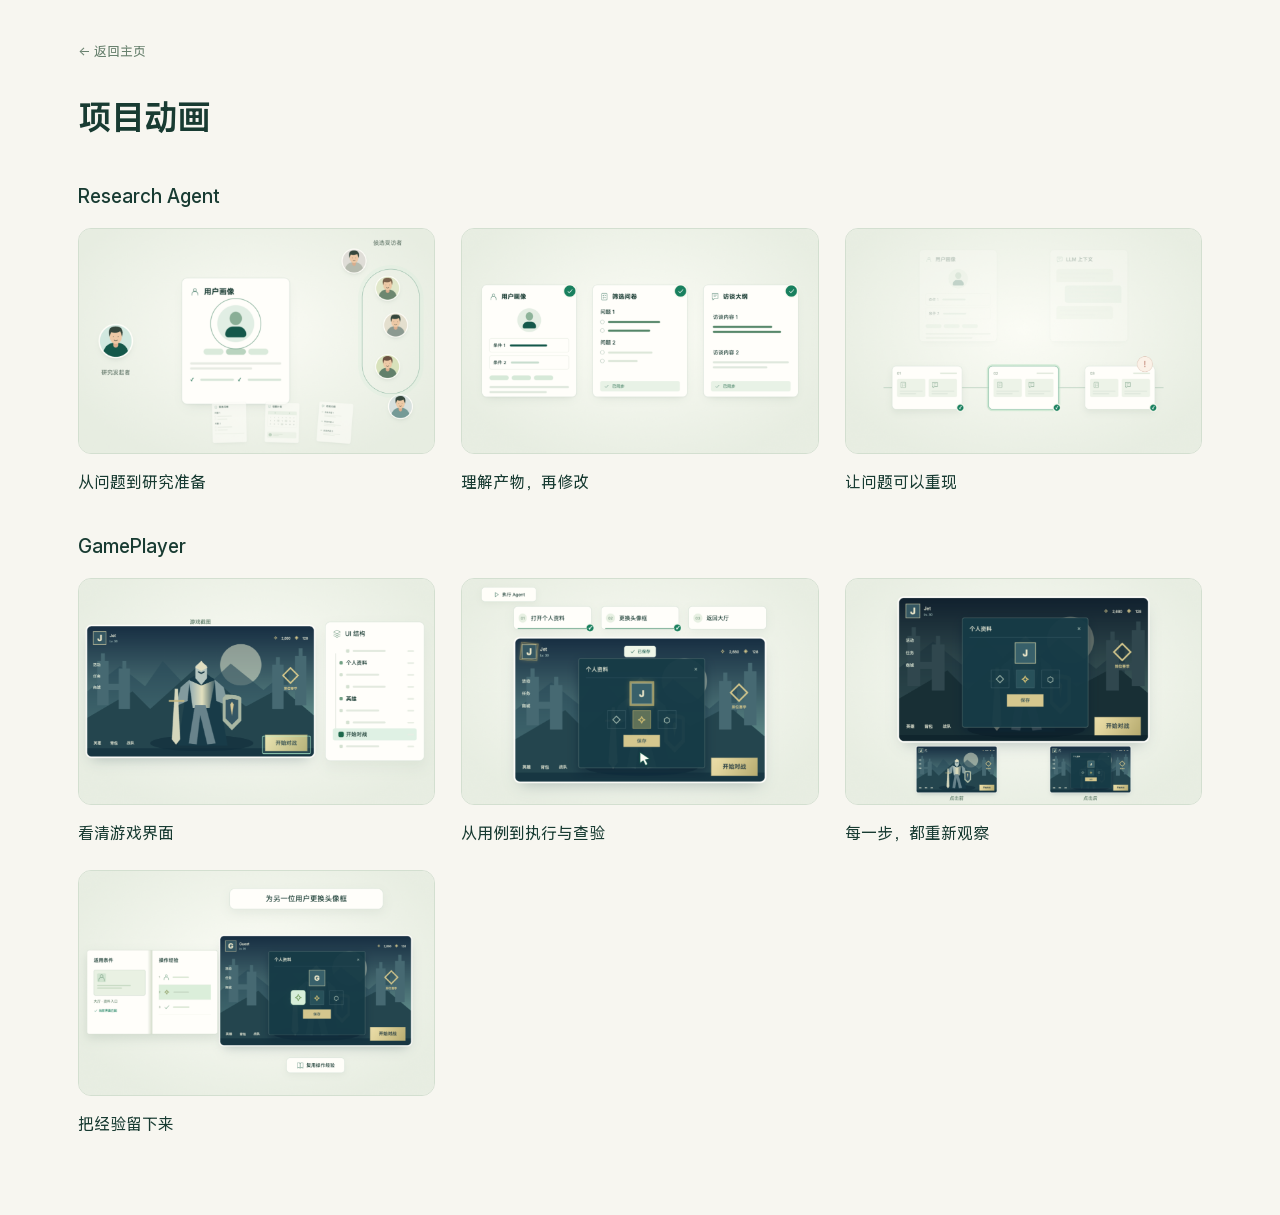
<file: assets/project-films/index.html>
<!doctype html><html lang="zh-CN"><head><meta charset="utf-8"><meta name="viewport" content="width=device-width,initial-scale=1"><title>项目动画</title><link rel="stylesheet" href="../../assets/reference/fonts.css"><link rel="stylesheet" href="films.css"><style>.library{max-width:1180px;margin:0 auto;padding:40px 28px 80px}.back{font-size:13px;color:#68816e}.library h1{font-size:34px;font-weight:600;letter-spacing:-1px;margin:35px 0 45px}.library h2{font-size:19px;font-weight:500;margin:42px 0 20px}.film-grid{display:grid;grid-template-columns:repeat(3,minmax(0,1fr));gap:26px}.film-card img{width:100%;aspect-ratio:1200/760;object-fit:cover;border-radius:13px;border:1px solid #d3dfd0;transition:transform .25s}.film-card:hover img{transform:translateY(-4px)}.film-card span{display:block;font-size:16px;margin-top:13px}.film-card{min-width:0}@media(max-width:700px){.library{padding:24px 18px 50px}.library h1{font-size:28px;margin-bottom:30px}.film-grid{grid-template-columns:1fr;gap:24px}.film-card span{font-size:16px}}@media(prefers-reduced-motion:reduce){.film-card img{transition:none}}</style><script type="module">import{films}from'./catalog.mjs';for(const project of ['Research Agent','GamePlayer']){const section=document.createElement('section');const h=document.createElement('h2');h.textContent=project;section.append(h);const grid=document.createElement('div');grid.className='film-grid';for(const f of films.filter(f=>f.project===project)){const a=document.createElement('a');a.className='film-card';a.href=f.url||`player.html?film=${f.id}&autoplay=1`;a.innerHTML=`<img src="thumbnails/${f.id}.png" alt="${f.name}动画画面"><span>${f.name}</span>`;grid.append(a)}section.append(grid);document.querySelector('.library').append(section)}</script></head><body><main class="library"><a class="back" href="../../index.html#work">← 返回主页</a><h1>项目动画</h1></main></body></html>
</file>
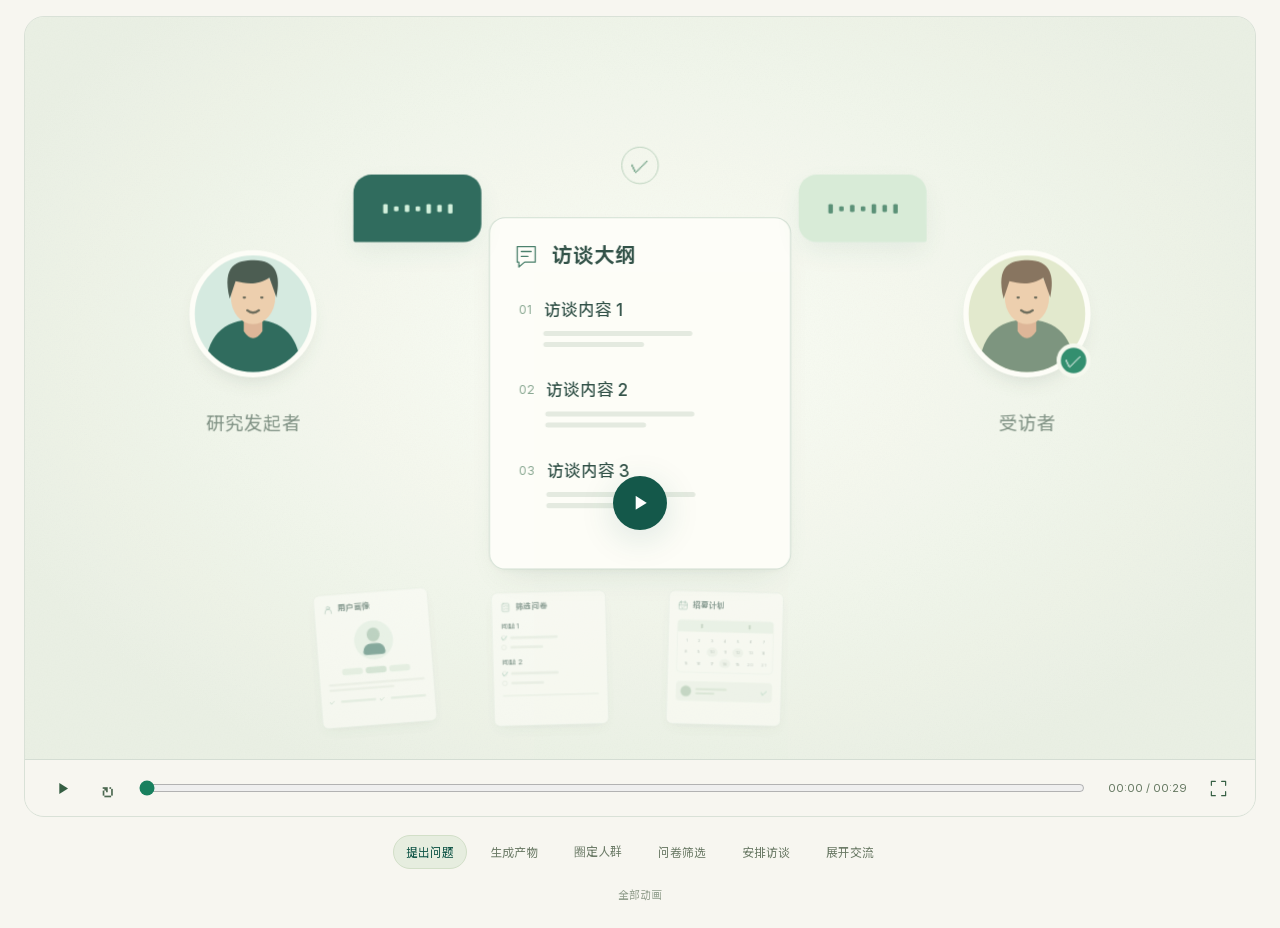
<file: assets/research-film/index.html>
<!doctype html><html lang="zh-CN"><head><meta charset="utf-8"><meta name="viewport" content="width=device-width,initial-scale=1"><title>Research Agent · 动画预览</title><link rel="stylesheet" href="../../assets/reference/fonts.css"><link rel="stylesheet" href="film.css"><script defer src="vendor/motion.js"></script><script type="module" src="film.mjs?v=films-final"></script></head><body><main><section class="film-shell" aria-label="Research Agent 动画样片"><div class="film" tabindex="0" role="region" aria-label="研究准备动画，空格键播放或暂停"><div class="ambient"></div><div class="stage">
<div class="orbit orbit-one"></div><div class="orbit orbit-two"></div>
<div class="question"><span>用户为什么不再购买了？</span><span class="send-mark">↗</span></div><div class="seed"><i></i><i></i><i></i></div>
<div class="human client originator"><div class="portrait"><svg viewBox="0 0 100 100" aria-hidden="true"><path class="shirt" d="M9 101c0-31 15-46 41-46s41 15 41 46"/><path class="neck" d="M42 48h16v17c-5 8-11 8-16 0z"/><ellipse class="face" cx="50" cy="36" rx="19" ry="23"/><path class="hair" d="M30 37c-7-29 6-33 21-33 19 0 23 13 19 32l-6-17c-11 7-20 5-29 3z"/><path class="features" d="M42 36h1m14 0h1M45 47q5 4 10 0"/></svg></div><span class="human-check">✓</span></div><div class="role-label client-label">研究发起者</div>
<div class="audience"><div class="human candidate candidate-0 "><div class="portrait"><svg viewBox="0 0 100 100" aria-hidden="true"><path class="shirt" d="M9 101c0-31 15-46 41-46s41 15 41 46"/><path class="neck" d="M42 48h16v17c-5 8-11 8-16 0z"/><ellipse class="face" cx="50" cy="36" rx="19" ry="23"/><path class="hair" d="M30 37c-7-29 6-33 21-33 19 0 23 13 19 32l-6-17c-11 7-20 5-29 3z"/><path class="features" d="M42 36h1m14 0h1M45 47q5 4 10 0"/></svg></div><span class="human-check">✓</span></div><div class="human candidate candidate-1 "><div class="portrait"><svg viewBox="0 0 100 100" aria-hidden="true"><path class="shirt" d="M9 101c0-31 15-46 41-46s41 15 41 46"/><path class="neck" d="M42 48h16v17c-5 8-11 8-16 0z"/><ellipse class="face" cx="50" cy="36" rx="19" ry="23"/><path class="hair" d="M30 37c-7-29 6-33 21-33 19 0 23 13 19 32l-6-17c-11 7-20 5-29 3z"/><path class="features" d="M42 36h1m14 0h1M45 47q5 4 10 0"/></svg></div><span class="human-check">✓</span></div><div class="human candidate candidate-2 "><div class="portrait"><svg viewBox="0 0 100 100" aria-hidden="true"><path class="shirt" d="M9 101c0-31 15-46 41-46s41 15 41 46"/><path class="neck" d="M42 48h16v17c-5 8-11 8-16 0z"/><ellipse class="face" cx="50" cy="36" rx="19" ry="23"/><path class="hair" d="M30 37c-7-29 6-33 21-33 19 0 23 13 19 32l-6-17c-11 7-20 5-29 3z"/><path class="features" d="M42 36h1m14 0h1M45 47q5 4 10 0"/></svg></div><span class="human-check">✓</span></div><div class="human candidate candidate-3 "><div class="portrait"><svg viewBox="0 0 100 100" aria-hidden="true"><path class="shirt" d="M9 101c0-31 15-46 41-46s41 15 41 46"/><path class="neck" d="M42 48h16v17c-5 8-11 8-16 0z"/><ellipse class="face" cx="50" cy="36" rx="19" ry="23"/><path class="hair" d="M30 37c-7-29 6-33 21-33 19 0 23 13 19 32l-6-17c-11 7-20 5-29 3z"/><path class="features" d="M42 36h1m14 0h1M45 47q5 4 10 0"/></svg></div><span class="human-check">✓</span></div><div class="human candidate candidate-4 "><div class="portrait"><svg viewBox="0 0 100 100" aria-hidden="true"><path class="shirt" d="M9 101c0-31 15-46 41-46s41 15 41 46"/><path class="neck" d="M42 48h16v17c-5 8-11 8-16 0z"/><ellipse class="face" cx="50" cy="36" rx="19" ry="23"/><path class="hair" d="M30 37c-7-29 6-33 21-33 19 0 23 13 19 32l-6-17c-11 7-20 5-29 3z"/><path class="features" d="M42 36h1m14 0h1M45 47q5 4 10 0"/></svg></div><span class="human-check">✓</span></div></div><div class="role-label audience-label">候选受访者</div><div class="role-label selected-label">受访者</div>
<div class="selection-halo"></div>
<div class="sheet-seat persona-seat"><article class="paper persona"><header><svg viewBox="0 0 32 32" aria-hidden="true"><circle cx="16" cy="10" r="5"/><path d="M6 28v-4a10 10 0 0 1 20 0v4"/></svg><span>用户画像</span></header><div class="profile-picture"><span class="profile-head"></span><span class="profile-body"></span><i class="scan-ring"></i></div><div class="traits"><span></span><span></span><span></span></div><div class="skeleton"><i></i><i></i></div><div class="criteria"><span>✓</span><i></i><span>✓</span><i></i></div></article></div>
<div class="sheet-seat survey-seat"><article class="paper survey"><header><svg viewBox="0 0 32 32" aria-hidden="true"><rect x="5" y="3" width="22" height="26" rx="4"/><path d="m10 11 2 2 4-4M19 11h4m-13 9 2 2 4-4M19 20h4"/></svg><span>筛选问卷</span></header><div class="mini-question"><b>问题 1</b><div class="option"><i></i><span></span><em>✓</em></div><div class="option"><i></i><span></span></div></div><div class="mini-question"><b>问题 2</b><div class="option"><i></i><span></span><em>✓</em></div><div class="option"><i></i><span></span></div></div><div class="form-progress"><i></i></div></article></div>
<div class="sheet-seat recruit-seat"><article class="paper recruit"><header><svg viewBox="0 0 32 32" aria-hidden="true"><rect x="3" y="6" width="26" height="23" rx="4"/><path d="M10 2v8M22 2v8M3 15h26m-18 7 4 3 6-6"/></svg><span>招募计划</span></header><div class="calendar"><div class="calendar-head"><i></i><i></i></div><div class="calendar-grid"><span class="day">1</span><span class="day">2</span><span class="day">3</span><span class="day">4</span><span class="day">5</span><span class="day">6</span><span class="day">7</span><span class="day">8</span><span class="day">9</span><span class="day booked">10</span><span class="day">11</span><span class="day booked">12</span><span class="day">13</span><span class="day">14</span><span class="day">15</span><span class="day">16</span><span class="day">17</span><span class="day booked">18</span><span class="day">19</span><span class="day">20</span><span class="day">21</span></div></div><div class="booking"><span class="booking-avatar"></span><div><i></i><i></i></div><b>✓</b></div></article></div>
<div class="sheet-seat outline-seat"><article class="paper outline"><header><svg viewBox="0 0 32 32" aria-hidden="true"><path d="M5 4h22v19H14l-7 6v-6H5zM10 10h12M10 16h8"/></svg><span>访谈大纲</span></header><div class="topic"><span>01</span><div><b>访谈内容 1</b><i></i><i></i></div></div><div class="topic"><span>02</span><div><b>访谈内容 2</b><i></i><i></i></div></div><div class="topic"><span>03</span><div><b>访谈内容 3</b><i></i><i></i></div></div></article></div>
<div class="criterion-transfer"></div><div class="criterion-transfer"></div><div class="response response-one"><i></i><i></i><i></i><span>✓</span></div><div class="response response-two"><i></i><i></i><i></i><span>✓</span></div>
<div class="chat chat-left"><i></i><i></i><i></i><i></i><i></i><i></i><i></i></div><div class="chat chat-right"><i></i><i></i><i></i><i></i><i></i><i></i><i></i></div>
<div class="shared-check">✓</div>
</div><div class="film-caption" aria-hidden="true"></div><button class="start-overlay" aria-label="播放研究准备动画"><span>▶</span></button></div>
 <div class="transport"><button class="play-toggle" aria-label="播放动画"><svg viewBox="0 0 24 24" aria-hidden="true"><path d="m8 5 11 7-11 7Z"/></svg></button><button class="replay" aria-label="从头重播">↻</button><input class="scrubber" type="range" min="0" max="29" value="0" step=".01" aria-label="动画播放进度"><output class="time">00:00 / 00:29</output><button class="fullscreen" aria-label="全屏观看"><svg viewBox="0 0 24 24" aria-hidden="true"><path d="M8 3H3v5M16 3h5v5M3 16v5h5M21 16v5h-5"/></svg></button></div>
</section>
<nav class="chapters" aria-label="跳转到动画片段"><button data-time="0">提出问题</button><button data-time="5.8">生成产物</button><button data-time="10">圈定人群</button><button data-time="14.8">问卷筛选</button><button data-time="19.5">安排访谈</button><button data-time="24.5">展开交流</button></nav><p class="sample-note"><a href="../project-films/">全部动画</a></p><div class="sr-only" role="status" aria-live="polite"></div><noscript>请开启 JavaScript 观看从研究问题到画像、问卷、招募计划和访谈大纲的动画。</noscript></main></body></html>
</file>
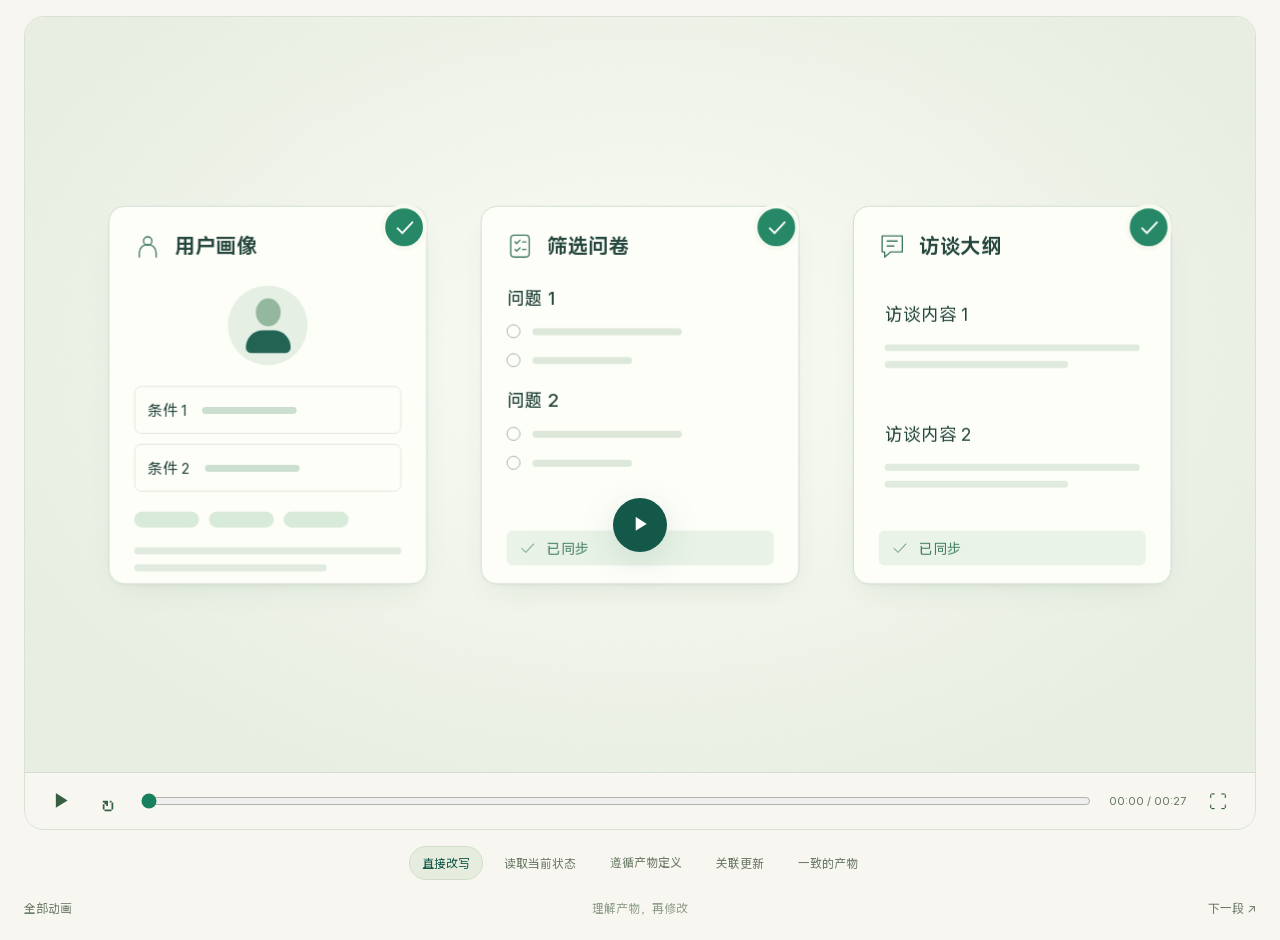
<file: assets/project-films/player.html>
<!doctype html><html lang="zh-CN"><head><meta charset="utf-8"><meta name="viewport" content="width=device-width,initial-scale=1"><title>项目动画</title><link rel="stylesheet" href="../../assets/reference/fonts.css"><link rel="stylesheet" href="films.css?v=films-final"><script defer src="../research-film/vendor/motion.js"></script><script type="module" src="player.mjs?v=films-final"></script></head><body><main class="player-main"><section class="film-shell"><div class="film" tabindex="0" role="region" aria-label="动画，空格播放或暂停，方向键调整进度"><div class="ambient"></div><div class="stage"></div><button class="start-overlay" aria-label="播放动画"><span>▶</span></button></div><div class="transport"><button class="play-toggle" aria-label="播放">▶</button><button class="replay" aria-label="重播">↻</button><input class="scrubber" type="range" min="0" max="30" step=".01" value="0" aria-label="播放进度"><output class="time"></output><button class="fullscreen" aria-label="全屏">⛶</button></div></section><nav class="chapters" aria-label="动画片段"></nav><nav class="film-nav" aria-label="动画导航"><a href="index.html">全部动画</a><span class="film-name"></span><a class="next-film" href="index.html">下一段 ↗</a></nav><p class="sr-only" role="status" aria-live="polite"></p></main></body></html>
</file>
<file: assets/reference/fonts.css>
@font-face{font-family:Inter;font-style:normal;font-weight:100 900;font-display:swap;src:url('../fonts/inter-variable-opsz.woff2') format('woff2');}
@font-face{font-family:"Instrument Sans";font-style:normal;font-weight:400 700;font-display:swap;src:url('../fonts/instrument-sans-latin.woff2') format('woff2');}

/* MiSans by Xiaomi. License and source: ../fonts/README.md. */
@font-face{font-family:MiSans;font-style:normal;font-weight:400;font-display:swap;src:url("../fonts/misans-site-400.woff2?v=footer-refined-20261117") format("woff2");unicode-range:U+0020-00FF,U+2000-206F,U+3000-9FFF,U+F900-FAFF,U+FF00-FFEF,U+20000-3134F;}
@font-face{font-family:MiSans;font-style:normal;font-weight:500;font-display:swap;src:url("../fonts/misans-site-500.woff2?v=footer-refined-20261117") format("woff2");unicode-range:U+0020-00FF,U+2000-206F,U+3000-9FFF,U+F900-FAFF,U+FF00-FFEF,U+20000-3134F;}
@font-face{font-family:MiSans;font-style:normal;font-weight:600;font-display:swap;src:url("../fonts/misans-site-600.woff2?v=footer-refined-20261117") format("woff2");unicode-range:U+0020-00FF,U+2000-206F,U+3000-9FFF,U+F900-FAFF,U+FF00-FFEF,U+20000-3134F;}
@font-face{font-family:MiSans;font-style:normal;font-weight:700;font-display:swap;src:url("../fonts/misans-site-700.woff2?v=footer-refined-20261117") format("woff2");unicode-range:U+0020-00FF,U+2000-206F,U+3000-9FFF,U+F900-FAFF,U+FF00-FFEF,U+20000-3134F;}
</file>
<file: assets/project-films/films.css>
:root{font-family:Inter,MiSans,"PingFang SC",sans-serif;color:#183b32;background:#f7f6f0;font-synthesis:none;--forest:#14584a;--mint:#b4f1d4;--ink:#183b32;--muted:#7d9587;--paper:#fffefa}*{box-sizing:border-box}body{margin:0}button,input{font:inherit;color:inherit}button{cursor:pointer}a{color:inherit;text-decoration:none}button:focus-visible,a:focus-visible,input:focus-visible{outline:2px solid #18805e;outline-offset:5px}svg{display:block}.player-main{max-width:1360px;padding:24px;margin:auto}.film-shell{border:1px solid #d9e1d7;border-radius:20px;overflow:hidden}.film{position:relative;width:100%;aspect-ratio:1200/760;max-height:calc(100svh - 145px);min-height:400px;overflow:hidden;isolation:isolate}.ambient{position:absolute;inset:0;background:radial-gradient(ellipse at 50% 45%,#fdfef7,#e9efe3 80%)}.ambient:after{content:"";position:absolute;inset:0;opacity:.13;background:url('../../assets/images/field-grain.svg') 0 0/130px}.stage{position:absolute;left:50%;top:50%;transform:scale(var(--fit,1));perspective:1800px}.object{position:absolute;left:50%;top:50%;opacity:0;transform-origin:center}.paper{width:320px;height:380px;margin:-190px 0 0 -160px;background:var(--paper);border:1px solid #cddbd0;border-radius:16px;box-shadow:0 2px 4px #1d3c2709,0 20px 45px -18px #244c3438;padding:25px;overflow:hidden}.paper header{display:flex;align-items:center;gap:13px;font-size:21px;line-height:1.4;margin-bottom:25px}.paper header b{font-weight:600}.paper header svg,.badge svg,.updated-band svg{width:27px;height:27px;fill:none;stroke:#34705b;stroke-width:1.6;stroke-linejoin:round;stroke-linecap:round}.ink-lines{display:flex;flex-direction:column;gap:10px}.ink-lines i{height:7px;border-radius:4px;background:#dfe8dd;display:block;width:100%}.ink-lines i:nth-child(2){width:72%}.ink-lines i:nth-child(3){width:87%}.avatar-symbol{width:80px;height:80px;margin:0 auto 21px;position:relative;border-radius:50%;background:#e4eee3}.avatar-symbol i{position:absolute;top:13px;left:28px;width:25px;height:28px;border-radius:50%;background:#8db399}.avatar-symbol b{position:absolute;top:45px;left:18px;width:45px;height:23px;border-radius:24px 24px 8px 8px;background:#14584a}.field{position:relative;display:flex;align-items:center;gap:16px;border:1px solid #e0e7db;padding:13px 12px;margin:10px 0;border-radius:7px;font-size:15px}.field>i{height:7px;width:95px;border-radius:4px;background:#c8ddce}.field em{position:absolute;left:80px;width:110px;height:9px;background:#699b7b;border-radius:8px;opacity:0}.field .new-value{background:#14584a}.tag-row{display:flex;gap:10px;margin:20px 0}.tag-row i{width:65px;height:16px;border-radius:10px;background:#d6e9d8}.question-row{margin:21px 0}.question-row>b{font-size:18px;font-weight:500}.option-row{position:relative;display:flex;gap:12px;align-items:center;margin-top:15px}.option-row>i{width:14px;height:14px;border:1px solid #9bb4a4;border-radius:50%}.option-row>span{width:150px;height:7px;background:#dde7d9;border-radius:5px}.option-row:nth-child(3)>span{width:100px}.option-row em{position:absolute;left:0;top:-3px;font-style:normal;color:#18805e;opacity:0}.updated-band{position:absolute;bottom:18px;left:25px;right:25px;display:flex;align-items:center;gap:10px;font-size:14px;color:#367759;background:#e8f2e6;border-radius:6px;padding:8px 12px;opacity:0}.updated-band svg{width:18px;height:18px}.memory-bubble{padding:15px;margin:14px 35px 14px 0;background:#e5eee1;border-radius:10px 10px 10px 0}.memory-bubble.reply{margin:14px 0 14px 35px;background:#d7e8db;border-radius:10px 10px 0 10px}.badge{display:flex;align-items:center;justify-content:center;gap:10px;width:220px;height:58px;margin:-29px 0 0 -110px;background:#fffef9;border:1px solid #c9dacf;border-radius:14px;font-size:18px;box-shadow:0 8px 24px #345c3710}.seal{width:44px;height:44px;border-radius:50%;background:#18805e;border:4px solid #f8faf0;display:grid;place-items:center;color:white}.seal svg{width:23px;height:23px;fill:none;stroke:currentColor;stroke-width:2.5}.object.seal{margin:-22px}.label{width:300px;text-align:center;margin-left:-150px;font-size:22px;line-height:1.5;color:#607e6b}.small-label{font-size:17px}.pointer{width:40px;height:48px;margin:-3px 0 0 -4px;z-index:10;pointer-events:none}.pointer svg{width:100%;height:100%;fill:#fafcf4;stroke:#14584a;stroke-width:2;filter:drop-shadow(0 3px 4px #123d3430)}.click-ring{width:72px;height:72px;margin:-36px;border:2px solid #56a47c;border-radius:50%;pointer-events:none}.chip{width:100px;height:30px;margin:-15px 0 0 -50px;background:#14584a;border-radius:8px;color:#eff9ed;text-align:center;font-size:14px;line-height:30px;box-shadow:0 4px 18px #14584a20}.error-color{color:#ac7663}.state-cross{width:50px;height:50px;margin:-25px;border-radius:50%;display:grid;place-items:center;color:#ba7968;border:1px solid #d7b7a7;font-size:28px;background:#fbf1e7}.dotted-outline{border:2px dashed #a8c2b0;border-radius:18px;background:#e2efdf66}.start-overlay{position:absolute;inset:0;display:flex;align-items:center;justify-content:center;background:#edf1e810;border:0}.start-overlay span{margin-top:260px;display:grid;place-items:center;width:54px;height:54px;background:#14584a;color:white;border-radius:50%;font-size:17px;padding-left:3px;box-shadow:0 8px 35px #14584a25}.start-overlay[hidden]{display:none}.transport{display:flex;align-items:center;gap:16px;padding:13px 22px;border-top:1px solid #d4ddd3;background:#f7f6f0}.transport button{display:grid;place-items:center;flex:none;width:30px;height:30px;border:0;background:none;padding:0;font-size:18px;color:#355e42}.transport .replay{font-size:28px}.scrubber{width:100%;min-width:0;accent-color:#18805e}.time{font-size:11px;white-space:nowrap;color:#647760;font-variant-numeric:tabular-nums}.chapters{display:flex;justify-content:center;gap:8px;flex-wrap:wrap;margin:16px 0}.chapters button{border:1px solid transparent;background:none;padding:7px 12px;border-radius:25px;font-size:12px;color:#6d7c68}.chapters button[aria-current=true]{background:#e6eddf;border-color:#d2dfc8;color:#14584a}.film-nav{display:flex;align-items:center;justify-content:space-between;font-size:12px;color:#6d7c68;margin-top:20px;gap:15px}.film-name{color:#93a18f}.sr-only{position:absolute;width:1px;height:1px;overflow:hidden;clip:rect(0,0,0,0)}.film-shell:fullscreen{display:flex;flex-direction:column;background:#e8eee4;border:0;border-radius:0}.film-shell:fullscreen .film{max-height:none;min-height:0;aspect-ratio:auto;flex:1}.film-shell:fullscreen .transport{flex:none}
/* A fictional MOBA lobby, kept separate from the observation representation. */
.game{width:900px;height:520px;margin:-260px 0 0 -450px;border:6px solid #fffefa;border-radius:23px;background:#183c47;overflow:hidden;box-shadow:0 25px 55px -25px #1a3c4555;color:#e8ead7}.game-art,.game-art svg{position:absolute;inset:0;width:100%;height:100%}.game-top{position:absolute;top:20px;left:23px;right:23px;display:flex;align-items:center;gap:13px}.game-avatar{width:52px;height:52px;border:2px solid #c9c6a0;background:#355762;display:grid;place-items:center;position:relative}.game-avatar>span,.large-avatar>span{font:italic 800 33px Inter;line-height:1;color:#e8e4c7}.avatar-frame{position:absolute;inset:-7px;border:4px double #e8cd78;box-shadow:0 0 15px #e8cd7840;opacity:0;transform:rotate(5deg)}.player-name{font-size:17px;line-height:1.5}.player-name span{display:block;color:#a5c1bd;font-size:11px}.currency{margin-left:auto;word-spacing:12px;font-size:13px}.currency i{font-size:18px;color:#d4c68b;font-style:normal}.game-rail{position:absolute;top:140px;left:23px;display:flex;flex-direction:column;gap:24px;font-size:15px;color:#d5dfcf}.rank-crest{position:absolute;right:50px;top:155px;font-size:83px;line-height:.9;color:#d3c68c;text-align:center}.rank-crest small{display:block;font-size:13px;line-height:2}.game-bottom{position:absolute;left:25px;right:25px;bottom:20px;display:flex;gap:35px;align-items:center;font-size:15px}.game-bottom button{margin-left:auto;padding:17px 40px;border:1px solid #cbbb80;background:linear-gradient(120deg,#f0e2ac,#b7ac70);color:#334748;font-weight:600;font-size:21px;pointer-events:none}.profile-panel{position:absolute;left:225px;top:70px;width:450px;height:390px;border:1px solid #839b92;border-radius:8px;background:#163a46f5;padding:25px;opacity:0;box-shadow:0 15px 35px #061c3080}.panel-head{font-size:20px;border-bottom:1px solid #446572;padding-bottom:15px}.panel-head span{float:right;color:#9ab1aa}.large-avatar{width:75px;height:75px;background:#38606a;position:relative;margin:18px auto;border:2px solid #c1c49d;display:grid;place-items:center}.large-frame{position:absolute;inset:-8px;border:5px double #e8cd78;box-shadow:0 0 18px #e8cd7840;opacity:0}.frame-choice{display:flex;justify-content:center;gap:25px;margin:22px 0}.frame-cell{width:65px;height:65px;border:1px solid #51717a;display:grid;place-items:center;font-size:36px;color:#aec4b7}.chosen-frame{color:#e8cd78;background:#28515a}.save-frame{width:130px;text-align:center;background:#d5c78e;color:#304e53;padding:10px;margin:auto;font-size:17px}.game-toast{position:absolute;top:26px;left:50%;transform:translateX(-50%);display:flex;gap:8px;align-items:center;font-size:15px;background:#eff6e8;color:#14584a;padding:10px 20px;border-radius:8px;opacity:0}.game-toast svg{width:20px;height:20px;fill:none;stroke:#14584a;stroke-width:2}.lobby-highlight{position:absolute;left:15px;top:12px;width:80px;height:80px;border:2px solid #a8eed2;border-radius:8px;opacity:0;box-shadow:0 0 0 999px #102d3c66}.game-scan{position:absolute;left:0;right:0;top:0;height:3px;background:#b4f1d4;box-shadow:0 0 20px #b4f1d4;opacity:0}
@media(max-width:700px){.player-main{padding:12px 8px}.film-shell{border-radius:14px}.film{aspect-ratio:900/1100;max-height:calc(100svh - 160px);min-height:430px}.transport{padding:10px 12px;gap:8px}.transport button{width:24px}.time{font-size:10px}.chapters{gap:3px;margin:12px 0}.chapters button{font-size:11px;padding:5px 8px}.film-nav{margin-top:14px;font-size:11px}.film-name{max-width:45%;text-align:center}.start-overlay span{margin-top:210px}}
/* Research: structured editing and paired snapshots. */
.edit-request{width:250px;height:60px;margin:-30px 0 0 -125px;background:#fffefa;border:1px solid #ccdbcf;border-radius:15px;padding:17px 22px;font-size:20px;box-shadow:0 12px 30px #244c3412}.edit-request span{float:right;color:#18805e}.raw-fragment{width:150px;height:90px;margin:-45px 0 0 -75px;background:#e5ece0;border:1px solid #a8bfac;border-radius:9px;padding:18px}.raw-fragment i{display:block;height:8px;border-radius:3px;background:#9db9a1;margin-bottom:11px}.raw-fragment i:nth-child(2){width:65%}.definition{background:#dbeedc35;border:2px dashed #4b9774;box-shadow:none;pointer-events:none;z-index:3}.definition header{color:#3a8b62;opacity:.8}.schema-slot{position:absolute;left:24px;right:24px;border:2px dashed #408e67;border-radius:8px;background:#c9e9cf20}.slot-a{top:190px;height:47px}.slot-b{top:247px;height:47px}.slot-c{top:92px;left:112px;right:112px;height:79px;border-radius:50%}.schema-lock{position:absolute;right:15px;bottom:15px;color:#18805e}.schema-lock svg{width:24px;height:24px;stroke:currentColor;fill:none;stroke-width:2}.structured-chip{width:150px;height:32px;margin:-16px 0 0 -75px;background:#14584a;color:white;font-size:15px;padding:6px 15px;border-radius:18px;z-index:5}.structured-chip span{float:right}.field-glow{width:270px;height:48px;margin:-24px 0 0 -135px;border:2px solid #54a77a;box-shadow:0 0 0 8px #a9dcb344;border-radius:8px;z-index:4}.sync-chip{width:65px;height:13px;margin:-6px 0 0 -32px;background:#52a57a;border-radius:8px;box-shadow:0 0 20px #9cd7b1;z-index:4}.mini-topic{font-size:18px;margin:30px 0;padding:12px 6px;border-radius:6px}.mini-topic .ink-lines{margin-top:18px}.snapshot{width:250px;height:155px;margin:-77px 0 0 -125px;border:1px solid #cddbd0;border-radius:14px;padding:17px;background:#fffefa;box-shadow:0 10px 24px #244c3415}.snapshot-top{display:flex;align-items:center;justify-content:space-between;margin-bottom:12px;font-size:13px;color:#8ca28f}.snapshot-top i{width:60px;height:4px;background:#e0e8db;border-radius:3px}.snapshot-pair{display:flex;gap:12px;opacity:0}.snapshot-pair>div{flex:1;background:#edf3e8;padding:10px;border-radius:6px}.snapshot-pair svg{width:24px;height:24px;fill:none;stroke:#6d977c;stroke-width:1.5;margin-bottom:8px}.snapshot-pair .ink-lines{gap:5px}.snapshot-pair .ink-lines i{height:4px}.snapshot-check{position:absolute;right:-10px;bottom:-10px;width:30px;height:30px;background:#18805e;color:white;border:4px solid #f6f8ee;display:grid;place-items:center;border-radius:50%;opacity:0}.missing-state{display:flex;gap:130px;width:460px;height:210px;margin:-105px 0 0 -230px}.missing-state>div{width:165px;height:210px;border:2px dashed #9cad9a;border-radius:14px;display:grid;place-items:center;background:#f0f3e9d0;font-size:60px;color:#8ca08d}.replay-track{width:900px;height:2px;background:#a8c5b2;margin-left:-450px;display:flex;justify-content:space-around}.replay-track i{width:10px;height:10px;border-radius:50%;background:#7aab8c;margin-top:-4px}.state-chip{width:50px;height:60px;margin:-30px 0 0 -25px;background:#d4ead6;border:1px solid #8ab99d;border-radius:8px;display:grid;place-items:center;z-index:5}.state-chip svg{width:30px;height:30px;stroke:#397954;stroke-width:1.6;fill:none}.replay-scan{width:12px;height:180px;margin:-90px 0 0 -6px;background:#78b48c55;border-left:2px solid #378c60;z-index:6}.archive{width:300px;height:230px;margin:-115px 0 0 -150px}.archive-body{height:190px;position:absolute;inset:40px 0 0;border:1px solid #9fbca8;background:#dcebdd;border-radius:10px 10px 24px 24px;display:flex;align-items:center;justify-content:center;flex-direction:column;gap:18px;font-size:22px;box-shadow:0 20px 45px #244c3415}.archive-body svg{width:45px;height:45px;fill:none;stroke:#518466;stroke-width:1.5}.archive-lid{position:absolute;top:17px;left:-12px;right:-12px;height:40px;border-radius:10px;background:#f3f7ed;border:1px solid #9fbca8;z-index:2}.archive-check{position:absolute;right:-20px;bottom:-15px;width:66px;height:66px;background:#18805e;border:6px solid #f6f8ef;border-radius:50%;display:grid;place-items:center;opacity:0}.archive-check svg{width:32px;height:32px;stroke:white;fill:none;stroke-width:2}.result-slip{width:150px;height:160px;margin:-80px 0 0 -75px;border:1px solid #b2c9b7;background:#fffefa;border-radius:10px;padding:23px}.result-slip>svg{width:35px;height:35px;stroke:#6c9576;fill:none;stroke-width:1.6;margin-bottom:20px}
/* Observation and orchestration. */
.ui-tree{width:300px;height:420px;margin:-210px 0 0 -150px;background:#fffefa;border:1px solid #cddbd0;border-radius:15px;padding:22px;box-shadow:0 20px 40px #244c3410}.ui-tree header{display:flex;align-items:center;gap:12px;font-size:19px;margin-bottom:22px}.ui-tree header svg{width:25px;height:25px;stroke:#669378;fill:none;stroke-width:1.6}.tree-trunk{position:absolute;left:30px;top:95px;width:14px;height:260px;border-left:1px solid #ccd9ca}.tree-row{position:relative;display:flex;align-items:center;gap:10px;height:36px;padding:5px 8px 5px 20px;border-radius:6px;transform-origin:left}.tree-row>i{width:10px;height:10px;background:#d4e1d1;border-radius:3px}.tree-row>span{width:100px;height:6px;background:#e3eadf;border-radius:4px}.tree-row:nth-child(3n){padding-left:40px}.tree-row>b{font-size:16px;font-weight:500}.tree-row.actionable>span{display:none}.tree-row.actionable>i{background:#72a184}.tree-row>em{width:20px;height:5px;border-radius:3px;background:#e8eee4;margin-left:auto}.obs-box{position:absolute;border:2px solid #aceccc;border-radius:6px;background:#b4f1d41a;opacity:0}.box-profile{left:15px;top:10px;width:87px;height:84px}.box-hero{left:12px;bottom:14px;width:67px;height:55px}.box-battle{right:12px;bottom:10px;width:190px;height:70px}.observation-pack{width:300px;height:265px;margin:-132px 0 0 -150px;border:1px solid #aac9b4;border-radius:15px;background:#fffefa;box-shadow:0 20px 40px #244c3415;padding:23px}.observation-pack>div{display:flex;gap:10px;align-items:center;font-size:20px;margin-bottom:25px}.observation-pack svg{width:27px;height:27px;fill:none;stroke:#538965;stroke-width:1.7}.observation-pack b{font-weight:500}.observation-pack section{display:flex;flex-direction:column;gap:13px}.observation-pack section span{display:block;padding:11px 15px;background:#e8f1e5;border-radius:7px;font-size:17px}.merge-piece{width:110px;height:45px;margin:-22px 0 0 -55px;border:1px solid #c4d8c6;background:repeating-linear-gradient(0deg,#e8f0e4 0 12px,#d8e7d6 12px 16px);border-radius:7px}.task-line{width:520px;height:70px;margin:-35px 0 0 -260px;display:grid;place-items:center;background:#fffefa;border:1px solid #cbdace;border-radius:18px;font-size:25px;box-shadow:0 14px 35px #244c3412}.goal{width:250px;height:74px;margin:-37px 0 0 -125px;display:flex;align-items:center;gap:13px;background:#fffefa;border:1px solid #cbdace;border-radius:12px;padding:15px;font-size:18px;box-shadow:0 10px 30px #244c3410}.goal>i{font-size:12px;font-style:normal;background:#e7f0e2;padding:7px;border-radius:50%;color:#75977e}.goal>b{position:absolute;right:-10px;bottom:-10px;width:28px;height:28px;border-radius:50%;background:#18805e;color:white;display:grid;place-items:center;font-size:16px;border:3px solid #f4f7ed;opacity:0}.verification{width:265px;height:170px;margin:-85px 0 0 -132px;background:#fffefa;border:1px solid #b1cbb8;border-radius:14px;padding:22px;box-shadow:0 15px 35px #103c3525}.verification header{display:flex;align-items:center;gap:10px;font-size:18px;margin-bottom:20px}.verification header svg{width:25px;height:25px;fill:none;stroke:#538965;stroke-width:1.6}.verification>div{display:flex;align-items:center;gap:12px;margin:14px 0;font-size:17px}.verification i{width:19px;height:19px;border:1px solid #7eac8e;display:grid;place-items:center;border-radius:50%;font-size:12px;color:#18805e;font-style:normal;opacity:0}.verified-seal{width:75px;height:75px;margin:-37px;border:6px solid #f4f7ed;background:#18805e;border-radius:50%;box-shadow:0 10px 35px #18805e30;display:grid;place-items:center}.verified-seal svg{width:35px;height:35px;fill:none;stroke:white;stroke-width:2.5}
/* Feedback loop and reusable experience. */
.target-reticle{width:95px;height:95px;margin:-47px;z-index:5;pointer-events:none}.target-reticle i{position:absolute;width:23px;height:23px;border-color:#b4f1d4;border-style:solid;filter:drop-shadow(0 0 5px #14584a)}.target-reticle i:nth-child(1){left:0;top:0;border-width:3px 0 0 3px}.target-reticle i:nth-child(2){right:0;top:0;border-width:3px 3px 0 0}.target-reticle i:nth-child(3){left:0;bottom:0;border-width:0 0 3px 3px}.target-reticle i:nth-child(4){right:0;bottom:0;border-width:0 3px 3px 0}.target-lens{width:185px;height:185px;margin:-92px;background:#fffefa;border:1px solid #a9cbb7;border-radius:50%;display:flex;flex-direction:column;align-items:center;justify-content:center;gap:14px;box-shadow:0 15px 35px #143c3525;z-index:5}.lens-avatar{width:70px;height:70px;background:#355762;border:3px solid #b8c09e;display:grid;place-items:center;font:italic 800 40px Inter;color:#e8e4c7}.target-lens>span{font-size:16px}.change-mark{width:50px;height:50px;margin:-25px;border-radius:50%;display:grid;place-items:center;background:#f7f9ef;border:1px solid #a9cbb7}.change-mark svg{width:27px;height:27px;fill:none;stroke:#438969;stroke-width:1.6}.shot-check{width:35px;height:35px;margin:-17px;border-radius:50%;background:#18805e;display:grid;place-items:center;color:white;font-size:20px;border:3px solid #f7f9ef}.playbook{width:560px;height:360px;margin:-180px 0 0 -280px;perspective:1000px}.book-pages{position:absolute;inset:0;display:grid;grid-template-columns:1fr 1fr;opacity:0;border:1px solid #b9cbb7;border-radius:10px;background:#fffefa;box-shadow:0 20px 45px #244c3420;overflow:hidden}.book-pages>div{padding:28px}.book-left{background:linear-gradient(90deg,#fffefa 93%,#d6decd);border-right:1px solid #b8c5b2}.book-pages header{font-size:21px;font-weight:500;margin-bottom:27px}.condition-mini{opacity:0}.mini-window{height:110px;border:1px solid #afc4b3;border-radius:8px;padding:14px;background:#e9f1e3}.mini-window svg{width:38px;height:38px;stroke:#6d9779;stroke-width:1.5;fill:none;background:#d1e4d0;border-radius:6px;margin-bottom:12px}.mini-window i{width:75%;height:5px;background:#c8dbc4;border-radius:4px;display:block;margin:6px 0}.mini-window i:last-child{width:55%}.condition-mini>span{font-size:15px;display:block;margin-top:15px;color:#6c8b73}.condition-check{display:flex;align-items:center;gap:5px;font-size:13px;margin-top:20px;color:#18805e;opacity:0}.condition-check svg{width:17px;height:17px;fill:none;stroke:#18805e;stroke-width:2}.operation{height:64px;display:flex;gap:12px;align-items:center;border-bottom:1px solid #e6ecdf;opacity:0}.operation>i{font-style:normal;font-size:12px;color:#91a68d}.operation>svg{width:30px;height:30px;stroke:#498864;fill:none;stroke-width:1.5}.operation>b{font-size:29px;color:#8d9d61;font-weight:400;width:30px;text-align:center}.operation>span{width:70px;height:6px;border-radius:4px;background:#d7e5d1}.book-cover{position:absolute;inset:0 140px;background:#14584a;color:#e3f3e5;border-radius:5px 13px 13px 5px;box-shadow:0 25px 45px #14584a30;border-left:10px solid #0d493c;display:flex;flex-direction:column;align-items:center;justify-content:center;gap:24px;transform-origin:left}.book-cover>svg{width:65px;height:65px;stroke:#b6d4b7;fill:none;stroke-width:1.2}.book-cover strong{font-size:30px;letter-spacing:-1px;font-weight:500}.book-cover>div{width:50px;height:2px;background:#84af8f}.memory-token{width:48px;height:48px;margin:-24px;border:1px solid #90bd9e;background:#d7efda;border-radius:9px;display:grid;place-items:center;box-shadow:0 5px 25px #48866d25;z-index:6;font-size:30px;color:#699653}.memory-token svg{width:28px;height:28px;fill:none;stroke:#397954;stroke-width:1.6}.reuse-check{width:55px;height:55px;margin:-27px;border:5px solid #f5f8ed;background:#18805e;border-radius:50%;display:grid;place-items:center}.reuse-check svg{width:27px;height:27px;stroke:white;stroke-width:2;fill:none}

.definition{overflow:visible}.definition header{position:absolute;left:12px;top:-54px;font-size:18px;padding:8px 12px;border:1px dashed #81a98e;border-radius:8px;background:#f6faf0;opacity:1}.snapshot{z-index:2}.scene-replay .fault{z-index:5}

/* Detail pass: a closer viewing window and crisper, single-layer updates. */
.film{aspect-ratio:1160/720}.player-main{padding-top:16px}.paper{box-shadow:0 2px 4px #1d3c2708,0 14px 32px -16px #244c3428}
.scene-edit .field-a>i,.scene-edit .ink-lines i,.scene-edit .option-row>span{transform-origin:left center}
.scene-edit .structured-chip{display:flex;align-items:center;justify-content:space-between;width:140px;margin-left:-70px;background:#f6faf0;border:1px solid #4f9572;color:#18805e;padding:8px 12px}
.structured-chip>i{display:block;width:88px;height:7px;background:#14584a;border-radius:5px}.structured-chip>span{font-size:13px}
.scene-edit .new-value,.scene-edit .old-value{display:none}.scene-edit .mini-topic{transition:none;border-radius:8px}
.game-toast{z-index:3}.pointer{filter:drop-shadow(0 2px 2px #184a3410)}
@media(max-width:700px){.film{aspect-ratio:860/1000}.player-main{padding-top:8px}}

.proof-sweep{position:absolute;z-index:1;top:22%;left:8%;right:8%;height:22px;opacity:0;pointer-events:none;background:linear-gradient(transparent,#8dd8b34a);border-bottom:2px solid #69b58c}
.sync-trajectory{position:absolute;inset:0;width:100%;height:100%;pointer-events:none;z-index:4;overflow:visible}
.sync-trajectory g{opacity:0}
.sync-trajectory path{fill:none;stroke:#37876d;stroke-width:2;stroke-linecap:round}
.sync-trajectory circle{fill:#e1f8e8;stroke:#23694f;stroke-width:2;filter:drop-shadow(0 0 4px #76bd99)}

.goal .goal-progress {
 position:absolute; left:12px; right:12px; bottom:1px; height:3px;
 background:#75ab91; border-radius:3px; transform:scaleX(0); transform-origin:left;
}
</file>
<file: assets/research-film/film.css>
:root{font-family:Inter,MiSans,"PingFang SC",sans-serif;color:#183b32;background:#f7f6f0;font-synthesis:none;--forest:#14584a;--mint:#b4f1d4}*{box-sizing:border-box}body{margin:0}button,input{font:inherit;color:inherit}button{cursor:pointer}button:focus-visible,input:focus-visible{outline:2px solid #18805e;outline-offset:4px}main{max-width:1360px;margin:auto;padding:24px}.film-shell{border:1px solid #d9e1d7;border-radius:20px;overflow:hidden;background:#edf1e8}.film{position:relative;width:100%;aspect-ratio:1200/760;max-height:calc(100svh - 145px);min-height:400px;overflow:hidden;isolation:isolate}.ambient{position:absolute;inset:0;background:radial-gradient(ellipse at 50% 45%,#fdfef7,#e9efe3 80%)}.ambient:after{content:"";position:absolute;inset:0;opacity:.13;background:url('../../assets/images/field-grain.svg') 0 0/130px}.stage{position:absolute;left:50%;top:50%;transform:scale(var(--fit,1));transform-origin:center;perspective:1800px}.stage>div:not(.audience){position:absolute;left:50%;top:50%;opacity:0}.question{width:540px;height:106px;margin:-53px 0 0 -270px;display:flex;align-items:center;justify-content:space-between;padding:0 28px;background:#fffefa;border:1px solid #d3dfd3;border-radius:24px 24px 24px 5px;box-shadow:0 18px 45px -25px #234c3655;font-size:29px;font-weight:500;white-space:nowrap}.send-mark{display:grid;place-items:center;width:44px;height:44px;border-radius:50%;background:#14584a;color:white;font-size:25px}.seed{width:86px;height:86px;margin:-43px;display:flex;align-items:center;justify-content:center;gap:7px;background:#14584a;border-radius:24px;box-shadow:0 0 60px #9edabb80}.seed i{width:9px;height:9px;background:#ddf9e9;border-radius:50%}.orbit{width:340px;height:340px;margin:-170px;border:1px solid #8dbba7;border-radius:50%;pointer-events:none}.human{width:120px;height:120px;margin:-60px;position:absolute;top:50%;left:50%;opacity:0}.portrait{width:100%;height:100%;border-radius:50%;border:5px solid #fffef9;overflow:hidden;background:#d1e8df;box-shadow:0 10px 25px -15px #294e3855}.portrait svg{width:100%;height:100%}.shirt{fill:#14584a}.neck{fill:#dbad8c}.face{fill:#edc9a6}.hair{fill:#35473d}.features{fill:none;stroke:#5b5948;stroke-width:2;stroke-linecap:round}.human-check{position:absolute;right:0;bottom:0;width:32px;height:32px;border:4px solid #f6f8ef;border-radius:50%;background:#18805e;color:white;display:grid;place-items:center;font-size:17px;opacity:0}.client .human-check{display:none}.candidate-1 .portrait{background:#e4dfce}.candidate-1 .shirt{fill:#8c9a91}.candidate-2 .portrait{background:#d8e2bb}.candidate-2 .shirt{fill:#62806b}.candidate-2 .hair{fill:#6b5141}.candidate-3 .portrait{background:#dfddd7}.candidate-3 .shirt{fill:#b5baae}.candidate-4 .portrait{background:#d7e0de}.candidate-4 .shirt{fill:#759a96}.role-label{width:180px;margin-left:-90px;text-align:center;color:#728578;font-size:18px;line-height:1.5}.selection-halo{width:180px;height:390px;margin:-195px 0 0 -90px;border:1.5px solid #70a58d;border-radius:100px;box-shadow:0 0 0 12px #c8e9d430;pointer-events:none}.sheet-seat{width:300px;height:350px;margin:-175px 0 0 -150px;transform-origin:center;backface-visibility:hidden}.paper{width:100%;height:100%;background:#fffefa;border:1px solid #cddbd0;border-radius:16px;box-shadow:0 2px 4px #1d3c2709,0 20px 45px -18px #244c3438;overflow:hidden;padding:23px}.paper header{display:flex;align-items:center;gap:12px;font-size:21px;font-weight:600;line-height:1.4;margin-bottom:23px}.paper header svg{width:26px;height:26px;fill:none;stroke:#34705b;stroke-width:1.6;stroke-linecap:round;stroke-linejoin:round}.profile-picture{width:102px;height:102px;margin:10px auto 18px;position:relative;overflow:visible;background:#e1eee4;border-radius:50%}.profile-head{position:absolute;top:18px;left:34px;width:34px;height:37px;border-radius:50%;background:#89ae96}.profile-body{position:absolute;top:59px;left:22px;width:58px;height:30px;border-radius:30px 30px 12px 12px;background:#14584a}.scan-ring{position:absolute;inset:-8px;border:1px solid #528e70;border-radius:50%;opacity:0}.traits{display:flex;gap:7px;justify-content:center;margin-bottom:21px}.traits span{width:55px;height:17px;border-radius:12px;background:#daeadb}.traits span:nth-child(2){background:#b9d4bf}.skeleton{display:flex;flex-direction:column;gap:8px;margin-bottom:19px}.skeleton i{display:block;height:6px;background:#e7ebe3;border-radius:3px}.skeleton i:last-child{width:68%}.criteria{display:grid;grid-template-columns:18px 1fr 18px 1fr;gap:10px;align-items:center;color:#388065;font-size:14px}.criteria i{height:6px;background:#d8e6d9;border-radius:4px}.mini-question{margin:0 0 20px}.mini-question b{font-size:18px;font-weight:500}.option{display:flex;gap:10px;align-items:center;margin-top:12px;position:relative}.option>i{width:13px;height:13px;border:1px solid #a9bcb0;border-radius:50%}.option>span{width:125px;height:7px;border-radius:4px;background:#e3e9df}.option:nth-child(3)>span{width:86px}.option em{position:absolute;left:0;top:-4px;color:#18805e;font-size:18px;font-style:normal;opacity:0}.form-progress{height:4px;background:#e8eee3;border-radius:10px;margin-top:24px;overflow:hidden}.form-progress i{display:block;height:100%;background:#63a484;transform:scaleX(0);transform-origin:left}.calendar{border:1px solid #dbe4d8;border-radius:10px;overflow:hidden}.calendar-head{height:30px;background:#e3eee1;display:flex;justify-content:space-around;align-items:center}.calendar-head i{height:12px;width:4px;border-radius:2px;background:#8ca78f}.calendar-grid{display:grid;grid-template-columns:repeat(7,1fr);gap:5px;padding:12px 9px}.day{height:24px;display:grid;place-items:center;font-size:11px;border-radius:50%;color:#87958c}.booking{display:flex;align-items:center;gap:11px;margin-top:23px;padding:12px;border-radius:10px;background:#edf3e9}.booking-avatar{width:28px;height:28px;border-radius:50%;background:#98b89d}.booking>div{flex:1}.booking i{display:block;height:5px;width:82px;background:#c8d9c5;border-radius:4px;margin:6px 0}.booking i:last-child{width:50px}.booking b{font-size:18px;color:#18805e;opacity:0}.topic{display:flex;gap:11px;padding:13px 6px;border-radius:8px;margin-bottom:5px}.topic>span{font-size:12px;color:#7d9e88;line-height:24px}.topic b{font-size:17px;font-weight:500;display:block;margin-bottom:10px}.topic i{display:block;background:#e3e9df;width:148px;height:5px;border-radius:3px;margin-top:6px}.topic i:last-child{width:100px}.outline header{margin-bottom:14px}.response{width:94px;height:84px;margin:-42px 0 0 -47px;border-radius:12px;background:#fffef9;border:1px solid #c5d8c8;box-shadow:0 10px 25px #244c3415;padding:17px}.response i{display:block;width:40px;height:4px;border-radius:3px;background:#c4d9c7;margin-bottom:7px}.response span{position:absolute;right:-10px;bottom:-8px;width:28px;height:28px;display:grid;place-items:center;border-radius:50%;background:#18805e;color:white;font-size:17px;border:3px solid #f3f7ec}.chat{width:142px;height:75px;margin:-37px 0 0 -71px;padding:18px 25px;display:flex;align-items:center;justify-content:center;gap:7px;border-radius:20px 20px 20px 3px;background:#14584a;box-shadow:0 12px 28px #14584a12}.chat-right{border-radius:20px 20px 3px 20px;background:#d4e9d5}.chat i{height:30px;width:5px;border-radius:5px;background:#ceefda;transform-origin:center}.chat-right i{background:#468267}.chat i:nth-child(2n){height:16px}.chat i:nth-child(3n){height:23px}.shared-check{width:44px;height:44px;margin:-22px;display:grid;place-items:center;border:1px solid #a9c6ae;color:#397b59;border-radius:50%;font-size:23px}.film-caption{display:none}.start-overlay{position:absolute;inset:0;display:flex;align-items:center;justify-content:center;background:#edf1e820;border:0}.start-overlay span{margin-top:230px;display:grid;place-items:center;width:54px;height:54px;background:#14584a;color:#fff;border-radius:50%;font-size:17px;padding-left:3px;box-shadow:0 8px 35px #14584a25}.start-overlay[hidden]{display:none}
.transport{display:flex;align-items:center;gap:16px;padding:13px 22px;border-top:1px solid #d4ddd3;background:#f7f6f0}.transport button{flex:none;display:grid;place-items:center;width:30px;height:30px;border:0;background:none;padding:0}.transport svg{width:19px;height:19px;stroke:#355e42;stroke-width:1.5;stroke-linecap:round;stroke-linejoin:round;fill:none}.play-toggle svg{fill:#355e42;stroke:none}.replay{font-size:27px;font-family:Inter,sans-serif;color:#4c6851!important;font-weight:300}.scrubber{min-width:0;width:100%;height:20px;accent-color:#18805e;cursor:pointer;margin:0}.time{font-size:11px;white-space:nowrap;color:#647760;font-variant-numeric:tabular-nums;min-width:86px;text-align:right}.chapters{display:flex;justify-content:center;gap:10px;margin:18px auto 0;flex-wrap:wrap}.chapters button{border:1px solid transparent;background:none;padding:7px 12px;font-size:12px;color:#6d7c68;border-radius:30px}.chapters button[aria-current=true]{color:#14584a;background:#e6eddf;border-color:#d2dfc8}.chapters button:hover{color:#14584a}.sample-note{text-align:center;color:#94a08f;font-size:11px;margin:18px 0 0;line-height:1.5}.sr-only{position:absolute;width:1px;height:1px;overflow:hidden;clip:rect(0,0,0,0);white-space:nowrap}.film-shell:fullscreen{background:#e8eee4;display:flex;flex-direction:column;border-radius:0;border:0}.film-shell:fullscreen .film{max-height:none;min-height:0;flex:1;aspect-ratio:auto}.film-shell:fullscreen .transport{flex:none}

@media(max-width:700px){main{padding:12px 8px}.film-shell{border-radius:14px}.film{aspect-ratio:800/1000;max-height:calc(100svh - 155px);min-height:420px}.transport{padding:10px 12px;gap:8px}.transport button{width:25px}.time{font-size:10px;min-width:75px}.chapters{gap:3px;margin-top:12px}.chapters button{font-size:11px;padding:5px 8px}.sample-note{margin-top:10px}.compact .question{width:460px;margin-left:-230px;font-size:25px}.compact .role-label{font-size:21px}.compact .question .send-mark{width:34px;height:34px}.start-overlay span{margin-top:150px}}
@media(prefers-reduced-motion:reduce){*{scroll-behavior:auto!important}}

.criterion-transfer{width:34px;height:10px;margin:-5px 0 0 -17px;background:#5eab82;border-radius:8px;box-shadow:0 0 15px #8bd0ab88;pointer-events:none}.candidate-0 .shirt{fill:#6d8770}.candidate-0 .hair{fill:#79624c}.candidate-0 .portrait{background:#e0e7c9}

/* Bring the scene closer without changing the approved graphical story. */
.film{aspect-ratio:1160/700}main{padding-top:16px}.paper{box-shadow:0 2px 4px #1d3c2708,0 14px 32px -16px #244c3428}
@media(max-width:700px){.film{aspect-ratio:780/940}main{padding-top:8px}}

.sample-note a{color:inherit;text-decoration:none}.sample-note a:hover{color:#14584a}
</file>
